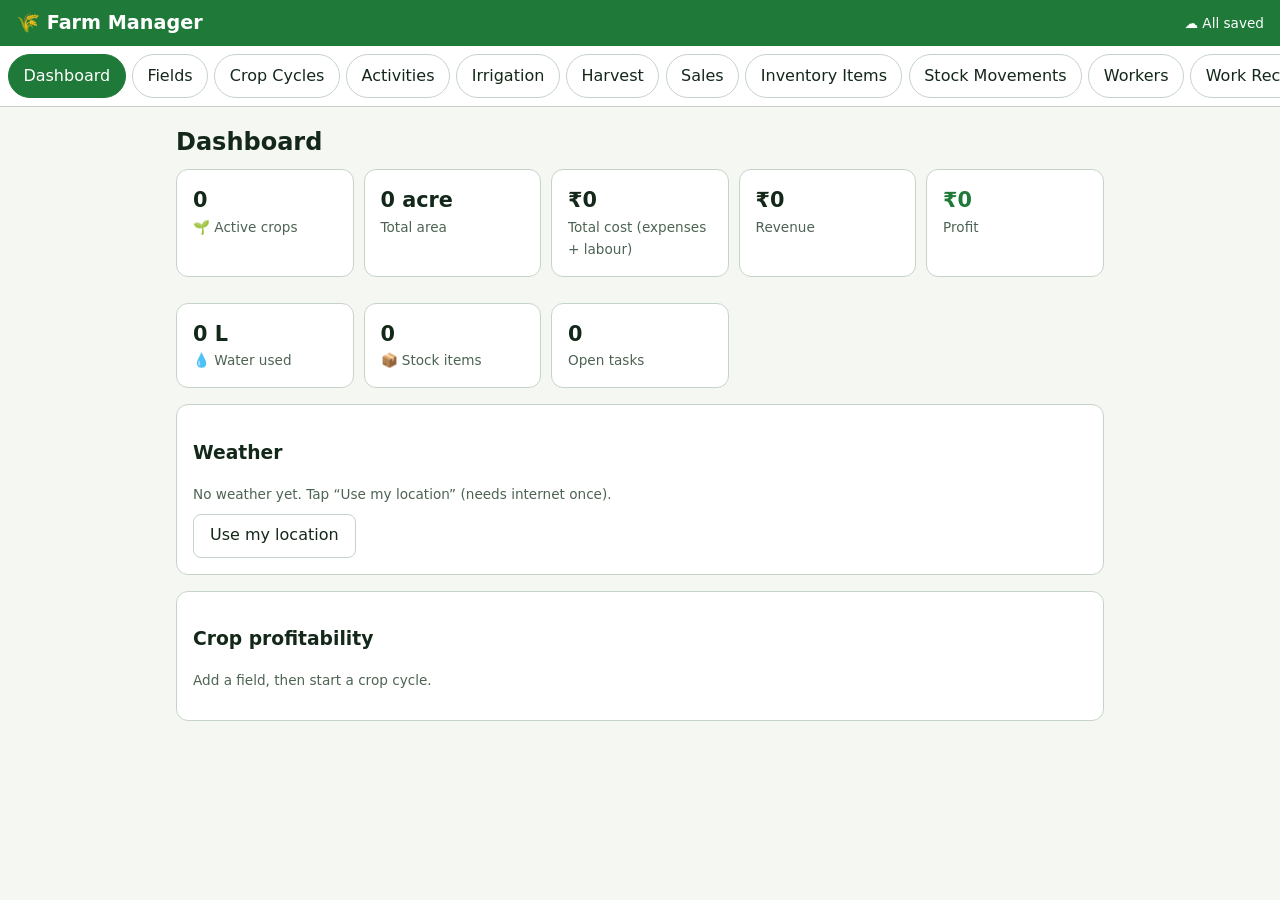
<file: index.html>
<!DOCTYPE html>
<html lang="en">
<head>
<meta charset="utf-8">
<meta name="viewport" content="width=device-width, initial-scale=1">
<title>Farm Management System</title>
<link rel="stylesheet" href="styles.css">
</head>
<body>
<header><h1>🌾 Farm Manager</h1><span id="sync" role="status"></span></header>
<nav id="nav" aria-label="Sections"></nav>
<main id="main"></main>
<div id="toast" role="alert" hidden></div>
<script src="core.js"></script>
<script src="app.js"></script>
</body>
</html>
</file>
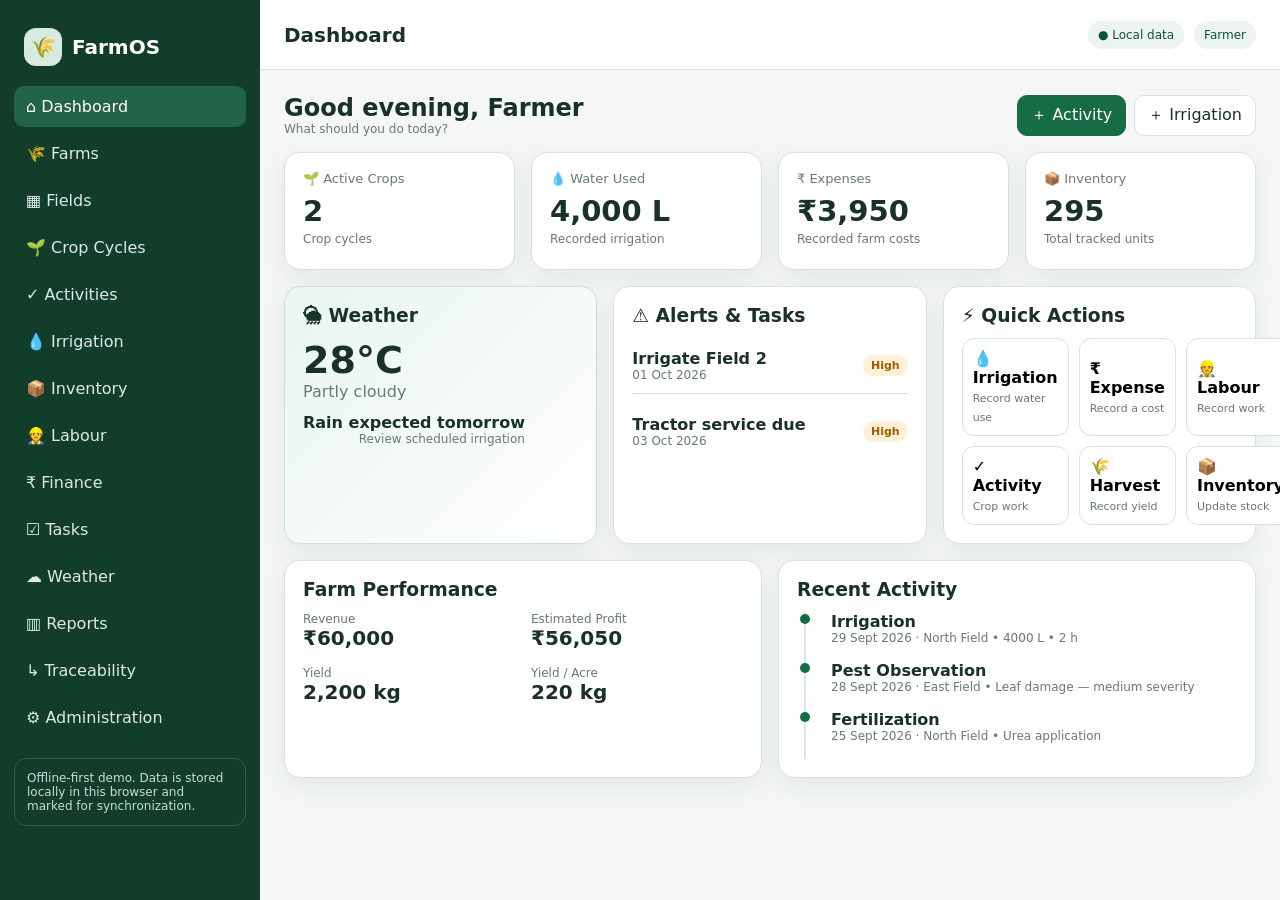
<file: Chat-GPT-farm-management-system.html>
<!DOCTYPE html>
<html lang="en">
<head>
<meta charset="UTF-8">
<meta name="viewport" content="width=device-width, initial-scale=1.0">
<meta name="theme-color" content="#176b45">
<meta name="description" content="Offline-first Farm Management System web application">
<title>Farm Management System</title>
<style>
:root{
  --bg:#f4f7f5;--surface:#fff;--surface-2:#edf4ef;--text:#193127;--muted:#687a71;
  --primary:#176b45;--primary-2:#0f5135;--accent:#d8eadf;--border:#d8e2dc;
  --danger:#b42318;--warning:#a15c00;--shadow:0 8px 24px rgba(25,49,39,.08);--radius:16px
}
*{box-sizing:border-box}html,body{margin:0;padding:0;background:var(--bg);color:var(--text);font-family:Inter,system-ui,-apple-system,BlinkMacSystemFont,"Segoe UI",sans-serif}
button,input,select,textarea{font:inherit}button{cursor:pointer}
.app{min-height:100vh;display:grid;grid-template-columns:260px 1fr}
.sidebar{background:#123d2b;color:#fff;padding:20px 14px;position:sticky;top:0;height:100vh;overflow:auto}
.brand{display:flex;gap:10px;align-items:center;padding:8px 10px 20px;font-weight:800;font-size:20px}
.brand-mark{width:38px;height:38px;border-radius:12px;background:#d8eadf;color:#123d2b;display:grid;place-items:center}
.nav{display:grid;gap:6px}.nav button{border:0;background:transparent;color:#dcece4;text-align:left;padding:11px 12px;border-radius:10px}
.nav button:hover,.nav button.active{background:#236348;color:#fff}
.sidebar-footer{margin-top:20px;padding:12px;border:1px solid #2d604b;border-radius:12px;font-size:12px;color:#c8ddd3}
.main{min-width:0}.topbar{height:70px;background:rgba(255,255,255,.94);backdrop-filter:blur(10px);border-bottom:1px solid var(--border);display:flex;align-items:center;justify-content:space-between;padding:0 24px;position:sticky;top:0;z-index:10}
.topbar h1{font-size:20px;margin:0}.top-actions{display:flex;align-items:center;gap:10px}.sync-pill,.role-pill{padding:7px 10px;border-radius:999px;background:var(--surface-2);font-size:12px;color:var(--primary-2)}
.content{padding:24px;max-width:1500px;margin:auto}.view{display:none}.view.active{display:block}
.grid{display:grid;gap:16px}.grid-2{grid-template-columns:repeat(2,minmax(0,1fr))}.grid-3{grid-template-columns:repeat(3,minmax(0,1fr))}.grid-4{grid-template-columns:repeat(4,minmax(0,1fr))}
.card{background:var(--surface);border:1px solid var(--border);border-radius:var(--radius);box-shadow:var(--shadow);padding:18px}.card h2,.card h3{margin:0 0 12px}.muted{color:var(--muted)}.small{font-size:12px}
.kpi{min-height:118px}.kpi .label{color:var(--muted);font-size:13px}.kpi .value{font-size:29px;font-weight:800;margin:8px 0 4px}.kpi .sub{font-size:12px;color:var(--muted)}
.toolbar{display:flex;gap:10px;align-items:center;justify-content:space-between;margin-bottom:16px;flex-wrap:wrap}
.toolbar-left,.toolbar-right{display:flex;gap:8px;align-items:center;flex-wrap:wrap}
.btn{border:1px solid var(--border);background:#fff;color:var(--text);padding:9px 13px;border-radius:10px}.btn:hover{background:var(--surface-2)}
.btn.primary{background:var(--primary);border-color:var(--primary);color:#fff}.btn.primary:hover{background:var(--primary-2)}
.btn.danger{color:var(--danger);border-color:#efc6c2}
.btn.ghost{background:transparent}
input,select,textarea{width:100%;border:1px solid var(--border);background:#fff;color:var(--text);border-radius:10px;padding:9px 10px;outline:none}
input:focus,select:focus,textarea:focus{border-color:var(--primary);box-shadow:0 0 0 3px rgba(23,107,69,.12)}
.form-grid{display:grid;grid-template-columns:repeat(2,minmax(0,1fr));gap:12px}.field label{display:block;font-size:12px;font-weight:700;margin-bottom:5px;color:var(--muted)}.field.full{grid-column:1/-1}
.table-wrap{overflow:auto}.table{width:100%;border-collapse:collapse;min-width:720px}.table th,.table td{text-align:left;padding:11px 9px;border-bottom:1px solid var(--border);font-size:13px}.table th{color:var(--muted);font-size:12px;text-transform:uppercase;letter-spacing:.03em}.badge{display:inline-flex;padding:4px 8px;border-radius:999px;font-size:11px;font-weight:700;background:var(--surface-2);color:var(--primary-2)}.badge.warn{background:#fff1d9;color:var(--warning)}.badge.danger{background:#fde9e7;color:var(--danger)}
.list{display:grid;gap:10px}.list-item{display:flex;justify-content:space-between;gap:10px;align-items:center;padding:11px 0;border-bottom:1px solid var(--border)}.list-item:last-child{border-bottom:0}
.quick{display:grid;grid-template-columns:repeat(3,1fr);gap:10px}.quick button{min-height:62px;border:1px solid var(--border);background:#fff;border-radius:12px;text-align:left;padding:10px}.quick button strong{display:block}.quick button span{font-size:11px;color:var(--muted)}
.timeline{display:grid;gap:0}.timeline-item{position:relative;padding:0 0 16px 25px;border-left:2px solid var(--accent);margin-left:7px}.timeline-item:before{content:"";position:absolute;left:-6px;top:2px;width:10px;height:10px;border-radius:50%;background:var(--primary)}
.progress{height:9px;background:#e7eeea;border-radius:999px;overflow:hidden}.progress>span{display:block;height:100%;background:var(--primary)}
.empty{padding:30px;text-align:center;color:var(--muted)}
.modal{position:fixed;inset:0;background:rgba(7,28,20,.45);display:none;align-items:center;justify-content:center;padding:16px;z-index:50}.modal.open{display:flex}.modal-box{width:min(680px,100%);max-height:90vh;overflow:auto;background:#fff;border-radius:18px;padding:20px;box-shadow:0 20px 60px rgba(0,0,0,.2)}.modal-head{display:flex;justify-content:space-between;align-items:center;margin-bottom:14px}.modal-head h2{margin:0;font-size:18px}
.toast{position:fixed;right:18px;bottom:18px;z-index:80;background:#173f2d;color:#fff;padding:12px 15px;border-radius:10px;box-shadow:var(--shadow);display:none}.toast.show{display:block}
.chart{width:100%;height:240px}.bar-chart{display:flex;align-items:flex-end;gap:12px;height:190px;padding:12px 4px;border-bottom:1px solid var(--border)}.bar{flex:1;min-width:18px;background:var(--primary);border-radius:6px 6px 0 0;position:relative}.bar span{position:absolute;bottom:-22px;left:50%;transform:translateX(-50%);font-size:10px;color:var(--muted)}.bar em{position:absolute;top:-18px;left:50%;transform:translateX(-50%);font-size:10px;font-style:normal}
.weather{background:linear-gradient(135deg,#e9f5ee,#fff);border-color:#cce1d5}.weather-temp{font-size:38px;font-weight:800}.weather-row{display:flex;justify-content:space-between;gap:12px;flex-wrap:wrap}
.mobile-nav{display:none}
.notice{padding:12px;border-radius:12px;background:#fff8e8;border:1px solid #f0d89f;color:#704900;font-size:13px}
.search{max-width:300px}
@media(max-width:1050px){.app{grid-template-columns:82px 1fr}.brand span,.nav button span,.sidebar-footer{display:none}.brand{justify-content:center}.nav button{text-align:center;font-size:18px}.grid-4{grid-template-columns:repeat(2,1fr)}}
@media(max-width:720px){
  .app{display:block}.sidebar{display:none}.topbar{padding:0 14px;height:62px}.content{padding:14px 14px 82px}.grid-2,.grid-3,.grid-4{grid-template-columns:1fr}.quick{grid-template-columns:repeat(2,1fr)}.form-grid{grid-template-columns:1fr}.mobile-nav{display:grid;grid-template-columns:repeat(5,1fr);position:fixed;bottom:0;left:0;right:0;background:#fff;border-top:1px solid var(--border);z-index:20}.mobile-nav button{border:0;background:#fff;padding:9px 4px;font-size:10px;color:var(--muted)}.mobile-nav button.active{color:var(--primary);font-weight:800}.mobile-nav b{display:block;font-size:17px}.topbar h1{font-size:16px}.sync-pill{display:none}}
@media(prefers-reduced-motion:reduce){*{scroll-behavior:auto!important;transition:none!important}}
</style>
</head>
<body>
<div class="app">
  <aside class="sidebar">
    <div class="brand"><div class="brand-mark">🌾</div><span>FarmOS</span></div>
    <nav class="nav" id="sideNav"></nav>
    <div class="sidebar-footer">Offline-first demo. Data is stored locally in this browser and marked for synchronization.</div>
  </aside>

  <main class="main">
    <header class="topbar">
      <h1 id="pageTitle">Farm Dashboard</h1>
      <div class="top-actions">
        <span class="sync-pill" id="syncStatus">● Local data</span>
        <span class="role-pill">Farmer</span>
      </div>
    </header>

    <section class="content">
      <section id="dashboard" class="view active"></section>
      <section id="farms" class="view"></section>
      <section id="fields" class="view"></section>
      <section id="crops" class="view"></section>
      <section id="activities" class="view"></section>
      <section id="irrigation" class="view"></section>
      <section id="inventory" class="view"></section>
      <section id="labour" class="view"></section>
      <section id="finance" class="view"></section>
      <section id="tasks" class="view"></section>
      <section id="weather" class="view"></section>
      <section id="reports" class="view"></section>
      <section id="traceability" class="view"></section>
      <section id="admin" class="view"></section>
    </section>
  </main>
</div>

<nav class="mobile-nav" id="mobileNav"></nav>
<div class="modal" id="modal"><div class="modal-box"><div class="modal-head"><h2 id="modalTitle"></h2><button class="btn ghost" data-close>✕</button></div><div id="modalBody"></div></div></div>
<div class="toast" id="toast"></div>

<script>
"use strict";

/* Farm Management System
   - No external dependencies
   - Local-first persistence using localStorage
   - Configurable master data
   - Defensive validation and derived KPI calculations
*/

const STORAGE_KEY = "farmos-fms-v1";
const SYNC_KEY = "farmos-sync-v1";

const MODULES = [
  ["dashboard","⌂","Dashboard"],["farms","🌾","Farms"],["fields","▦","Fields"],["crops","🌱","Crop Cycles"],
  ["activities","✓","Activities"],["irrigation","💧","Irrigation"],["inventory","📦","Inventory"],
  ["labour","👷","Labour"],["finance","₹","Finance"],["tasks","☑","Tasks"],["weather","☁","Weather"],
  ["reports","▥","Reports"],["traceability","↳","Traceability"],["admin","⚙","Administration"]
];

const seed = {
  farms:[{id:"farm-001",name:"My Farm",location:"Pune, Maharashtra",area:10,unit:"acre"}],
  fields:[
    {id:"field-001",farmId:"farm-001",name:"North Field",area:3,unit:"acre"},
    {id:"field-002",farmId:"farm-001",name:"East Field",area:4,unit:"acre"},
    {id:"field-003",farmId:"farm-001",name:"Pond Field",area:3,unit:"acre"}
  ],
  crops:[
    {id:"crop-001",fieldId:"field-001",crop:"Rice",variety:"X",season:"Kharif 2026",sowing:"2026-06-15",expectedHarvest:"2026-10-20",stage:"Flowering",status:"Active",area:3},
    {id:"crop-002",fieldId:"field-002",crop:"Tomato",variety:"Hybrid",season:"Kharif 2026",sowing:"2026-07-01",expectedHarvest:"2026-10-15",stage:"Fruit / Grain Development",status:"Active",area:4}
  ],
  activities:[
    {id:"act-001",type:"Fertilization",fieldId:"field-001",cropId:"crop-001",date:"2026-09-25",quantity:50,unit:"kg",cost:1500,notes:"Urea application",syncStatus:"SYNCED"},
    {id:"act-002",type:"Pest Observation",fieldId:"field-002",cropId:"crop-002",date:"2026-09-28",quantity:0,unit:"",cost:0,notes:"Leaf damage — medium severity",syncStatus:"SYNCED"}
  ],
  irrigation:[
    {id:"irr-001",fieldId:"field-001",cropId:"crop-001",date:"2026-09-29",duration:2,volume:4000,method:"Drip",source:"Borewell",cost:350,syncStatus:"SYNCED"}
  ],
  inventory:[
    {id:"inv-001",name:"Urea",category:"Fertilizers",unit:"kg",opening:100,purchases:50,used:30},
    {id:"inv-002",name:"Rice Seed",category:"Seeds",unit:"kg",opening:40,purchases:20,used:10},
    {id:"inv-003",name:"Diesel",category:"Fuel",unit:"L",opening:120,purchases:50,used:45}
  ],
  labour:[
    {id:"lab-001",worker:"Worker A",date:"2026-09-29",fieldId:"field-001",task:"Fertilization",hours:6,rate:100,cost:600}
  ],
  expenses:[
    {id:"exp-001",date:"2026-09-25",fieldId:"field-001",cropId:"crop-001",category:"Fertilizer",amount:1500,vendor:"Local Supplier",notes:"Urea"}
  ],
  harvests:[
    {id:"har-001",date:"2026-09-30",fieldId:"field-001",cropId:"crop-001",quantity:2200,unit:"kg",lot:"H-2026-09"}
  ],
  sales:[{id:"sale-001",date:"2026-09-30",harvestId:"har-001",quantity:2000,price:30,revenue:60000,customer:"Customer A"}],
  tasks:[
    {id:"task-001",title:"Irrigate Field 2",fieldId:"field-002",type:"Irrigation",due:"2026-10-01",priority:"High",status:"Pending",assigned:"Farmer"},
    {id:"task-002",title:"Fertilizer review — Field 4",fieldId:"field-001",type:"Fertilizer",due:"2026-10-02",priority:"Medium",status:"Scheduled",assigned:"Farmer"},
    {id:"task-003",title:"Tractor service due",fieldId:"",type:"Machine Service",due:"2026-10-03",priority:"High",status:"Pending",assigned:"Farmer"}
  ],
  audit:[{id:"audit-001",entity:"Expense",action:"Created",date:"2026-09-30",detail:"EXP-001 ₹1,500"}],
  settings:{language:"English",areaUnit:"acre",currency:"INR"}
};

function clone(x){return JSON.parse(JSON.stringify(x));}
function loadState(){
  try{
    const raw=localStorage.getItem(STORAGE_KEY);
    if(!raw){localStorage.setItem(STORAGE_KEY,JSON.stringify(seed));return clone(seed);}
    const parsed=JSON.parse(raw);
    return Object.assign(clone(seed),parsed);
  }catch(e){console.error(e); return clone(seed);}
}
let state=loadState();

function save(){
  try{localStorage.setItem(STORAGE_KEY,JSON.stringify(state)); updateSync("Local changes saved");}
  catch(e){showToast("Storage error: data could not be saved."); console.error(e);}
}
function uid(prefix){return prefix+"-"+Date.now().toString(36)+"-"+Math.random().toString(36).slice(2,7);}
function esc(v){return String(v??"").replace(/[&<>"']/g,c=>({"&":"&amp;","<":"&lt;",">":"&gt;",'"':"&quot;","'":"&#39;"}[c]));}
function money(n){return new Intl.NumberFormat("en-IN",{style:"currency",currency:"INR",maximumFractionDigits:0}).format(Number(n)||0);}
function num(n){return Number.isFinite(Number(n))?Number(n):0;}
function dateLabel(s){if(!s)return "—"; const d=new Date(s+"T00:00:00"); return Number.isNaN(d.getTime())?s:d.toLocaleDateString("en-IN",{day:"2-digit",month:"short",year:"numeric"});}
function fieldName(id){return state.fields.find(x=>x.id===id)?.name||"—";}
function cropName(id){return state.crops.find(x=>x.id===id)?.crop||"—";}
function totalInventory(item){return num(item.opening)+num(item.purchases)-num(item.used);}
function totals(){
  const revenue=state.sales.reduce((a,x)=>a+num(x.revenue),0);
  const expenses=state.expenses.reduce((a,x)=>a+num(x.amount),0);
  const labour=state.labour.reduce((a,x)=>a+num(x.cost),0);
  const irrigation=state.irrigation.reduce((a,x)=>a+num(x.cost),0);
  const cropActivities=state.activities.reduce((a,x)=>a+num(x.cost),0);
  const harvest=state.harvests.reduce((a,x)=>a+num(x.quantity),0);
  const water=state.irrigation.reduce((a,x)=>a+num(x.volume),0);
  const area=state.fields.reduce((a,x)=>a+num(x.area),0);
  const cost=expenses+labour+irrigation+cropActivities;
  return {revenue,expenses,labour,irrigation,cropActivities,cost,profit:revenue-cost,harvest,water,area};
}
function addAudit(entity,action,detail){
  state.audit.unshift({id:uid("audit"),entity,action,date:new Date().toISOString().slice(0,10),detail});
  state.audit=state.audit.slice(0,100);
}
function updateSync(message){
  const el=document.getElementById("syncStatus");
  if(el) el.textContent="● "+message;
  try{localStorage.setItem(SYNC_KEY,JSON.stringify({at:new Date().toISOString(),status:"PENDING_SYNC"}));}catch(_){}
}
function showToast(msg){
  const t=document.getElementById("toast"); t.textContent=msg;t.classList.add("show");
  clearTimeout(window.__toast);window.__toast=setTimeout(()=>t.classList.remove("show"),2600);
}
function openModal(title,body){document.getElementById("modalTitle").textContent=title;document.getElementById("modalBody").innerHTML=body;document.getElementById("modal").classList.add("open");}
function closeModal(){document.getElementById("modal").classList.remove("open");}
document.getElementById("modal").addEventListener("click",e=>{if(e.target.id==="modal"||e.target.closest("[data-close]"))closeModal();});

function nav(){
  const side=document.getElementById("sideNav"), mobile=document.getElementById("mobileNav");
  side.innerHTML=MODULES.map(([id,ic,label])=>`<button data-nav="${id}"><span>${ic} </span><span>${label}</span></button>`).join("");
  mobile.innerHTML=MODULES.slice(0,5).map(([id,ic,label])=>`<button data-nav="${id}"><b>${ic}</b>${label}</button>`).join("");
  document.querySelectorAll("[data-nav]").forEach(b=>b.addEventListener("click",()=>showView(b.dataset.nav)));
}
function showView(id){
  document.querySelectorAll(".view").forEach(v=>v.classList.toggle("active",v.id===id));
  document.querySelectorAll("[data-nav]").forEach(b=>b.classList.toggle("active",b.dataset.nav===id));
  const mod=MODULES.find(x=>x[0]===id); document.getElementById("pageTitle").textContent=mod?mod[2]:"Farm Dashboard";
  render(id); window.scrollTo({top:0,behavior:"smooth"});
}

function dashboard(){
  const t=totals(), active=state.crops.filter(x=>x.status==="Active").length;
  const pending=state.tasks.filter(x=>!["Completed","Cancelled","Skipped"].includes(x.status)).length;
  const invValue=state.inventory.reduce((a,x)=>a+totalInventory(x),0);
  const alerts=state.tasks.filter(x=>x.priority==="High"&&x.status!=="Completed").slice(0,3);
  const recent=[...state.activities.map(x=>({date:x.date,title:x.type,detail:`${fieldName(x.fieldId)} • ${x.notes||"Activity recorded"}`})),
    ...state.irrigation.map(x=>({date:x.date,title:"Irrigation",detail:`${fieldName(x.fieldId)} • ${x.volume} L • ${x.duration} h`}))
  ].sort((a,b)=>b.date.localeCompare(a.date)).slice(0,6);

  document.getElementById("dashboard").innerHTML=`
    <div class="toolbar"><div><h2 style="margin:0">Good evening, Farmer</h2><div class="muted small">What should you do today?</div></div>
      <div class="toolbar-right"><button class="btn primary" data-action="activity">＋ Activity</button><button class="btn" data-action="irrigation">＋ Irrigation</button></div>
    </div>
    <div class="grid grid-4">
      ${kpi("🌱","Active Crops",active,"Crop cycles")}
      ${kpi("💧","Water Used",t.water.toLocaleString("en-IN")+" L","Recorded irrigation")}
      ${kpi("₹","Expenses",money(t.cost),"Recorded farm costs")}
      ${kpi("📦","Inventory",invValue.toLocaleString("en-IN"),"Total tracked units")}
    </div>
    <div class="grid grid-3" style="margin-top:16px">
      <div class="card weather"><h3>🌦 Weather</h3><div class="weather-row"><div><div class="weather-temp">28°C</div><div class="muted">Partly cloudy</div></div><div style="text-align:right"><strong>Rain expected tomorrow</strong><div class="small muted">Review scheduled irrigation</div></div></div></div>
      <div class="card"><h3>⚠ Alerts & Tasks</h3>${alerts.length?`<div class="list">${alerts.map(x=>`<div class="list-item"><div><strong>${esc(x.title)}</strong><div class="small muted">${dateLabel(x.due)}</div></div><span class="badge warn">${esc(x.priority)}</span></div>`).join("")}</div>`:`<div class="empty">No high-priority alerts.</div>`}</div>
      <div class="card"><h3>⚡ Quick Actions</h3><div class="quick">
        <button data-action="irrigation"><strong>💧 Irrigation</strong><span>Record water use</span></button>
        <button data-action="expense"><strong>₹ Expense</strong><span>Record a cost</span></button>
        <button data-action="labour"><strong>👷 Labour</strong><span>Record work</span></button>
        <button data-action="activity"><strong>✓ Activity</strong><span>Crop work</span></button>
        <button data-action="harvest"><strong>🌾 Harvest</strong><span>Record yield</span></button>
        <button data-action="inventory"><strong>📦 Inventory</strong><span>Update stock</span></button>
      </div></div>
    </div>
    <div class="grid grid-2" style="margin-top:16px">
      <div class="card"><h3>Farm Performance</h3><div class="grid grid-2">
        ${metric("Revenue",money(t.revenue))}${metric("Estimated Profit",money(t.profit))}${metric("Yield",t.harvest.toLocaleString("en-IN")+" kg")}${metric("Yield / Acre",(t.area?t.harvest/t.area:0).toFixed(0)+" kg")}
      </div></div>
      <div class="card"><h3>Recent Activity</h3><div class="timeline">${recent.length?recent.map(x=>`<div class="timeline-item"><strong>${esc(x.title)}</strong><div class="small muted">${dateLabel(x.date)} · ${esc(x.detail)}</div></div>`).join(""):`<div class="empty">No recent activity.</div>`}</div></div>
    </div>`;
  bindActions();
}
function kpi(icon,label,value,sub){return `<div class="card kpi"><div class="label">${icon} ${label}</div><div class="value">${value}</div><div class="sub">${sub}</div></div>`}
function metric(label,value){return `<div><div class="small muted">${label}</div><strong style="font-size:20px">${value}</strong></div>`}

function farms(){
 document.getElementById("farms").innerHTML=`<div class="toolbar"><div><h2>Farms</h2><div class="muted small">Organization → Farm → Fields</div></div><button class="btn primary" data-action="farm">＋ Add Farm</button></div>
 <div class="grid grid-3">${state.farms.map(f=>`<div class="card"><h3>🌾 ${esc(f.name)}</h3><div class="muted">${esc(f.location)}</div><p><strong>${num(f.area)} ${esc(f.unit)}</strong> total area</p><div class="small muted">${state.fields.filter(x=>x.farmId===f.id).length} fields</div><div style="margin-top:12px"><button class="btn" data-delete="farm:${f.id}">Delete</button></div></div>`).join("")||`<div class="card empty">No farms.</div>`}</div>`;
 bindActions();
}
function fields(){
 document.getElementById("fields").innerHTML=`<div class="toolbar"><div><h2>Fields</h2><div class="muted small">Field-level land and crop organization</div></div><button class="btn primary" data-action="field">＋ Add Field</button></div>
 <div class="card table-wrap"><table class="table"><thead><tr><th>Field</th><th>Farm</th><th>Area</th><th>Active Crop</th><th>Water Used</th><th>Actions</th></tr></thead><tbody>${state.fields.map(f=>{const c=state.crops.find(x=>x.fieldId===f.id&&x.status==="Active");const water=state.irrigation.filter(x=>x.fieldId===f.id).reduce((a,x)=>a+num(x.volume),0);return `<tr><td><strong>${esc(f.name)}</strong></td><td>${esc(state.farms.find(x=>x.id===f.farmId)?.name||"—")}</td><td>${num(f.area)} ${esc(f.unit)}</td><td>${c?esc(c.crop):"—"}</td><td>${water.toLocaleString("en-IN")} L</td><td><button class="btn" data-delete="field:${f.id}">Delete</button></td></tr>`}).join("")}</tbody></table></div>`;
 bindActions();
}
function crops(){
 document.getElementById("crops").innerHTML=`<div class="toolbar"><div><h2>Crop Cycles</h2><div class="muted small">Crop + variety + season + lifecycle</div></div><button class="btn primary" data-action="crop">＋ Start Crop Cycle</button></div>
 <div class="grid grid-2">${state.crops.map(c=>{const pct=stagePct(c.stage);return `<div class="card"><div style="display:flex;justify-content:space-between;gap:8px"><div><h3>🌱 ${esc(c.crop)}</h3><div class="muted">${esc(c.variety)} · ${esc(c.season)}</div></div><span class="badge">${esc(c.status)}</span></div><p><strong>${esc(fieldName(c.fieldId))}</strong> · ${num(c.area)} acre</p><div class="small muted">Stage: ${esc(c.stage)}</div><div class="progress" style="margin:7px 0 14px"><span style="width:${pct}%"></span></div><div class="grid grid-3"><div><div class="small muted">Sowing</div><strong>${dateLabel(c.sowing)}</strong></div><div><div class="small muted">Expected harvest</div><strong>${dateLabel(c.expectedHarvest)}</strong></div><div><div class="small muted">Cost</div><strong>${money(cropCost(c.id))}</strong></div></div><div style="margin-top:12px"><button class="btn" data-delete="crop:${c.id}">Delete</button></div></div>`}).join("")||`<div class="card empty">No crop cycles.</div>`}</div>`;
 bindActions();
}
function stagePct(s){return {Seed:8,Germination:18,Seedling:28,"Vegetative Growth":45,Flowering:60,"Fruit / Grain Development":75,Maturity:90,Harvest:100}[s]||50}
function cropCost(id){return state.expenses.filter(x=>x.cropId===id).reduce((a,x)=>a+num(x.amount),0)+state.activities.filter(x=>x.cropId===id).reduce((a,x)=>a+num(x.cost),0)+state.labour.filter(x=>state.crops.find(c=>c.id===id)?.fieldId===x.fieldId).reduce((a,x)=>a+num(x.cost),0)+state.irrigation.filter(x=>x.cropId===id).reduce((a,x)=>a+num(x.cost),0)}

function activities(){
 document.getElementById("activities").innerHTML=`<div class="toolbar"><div><h2>Crop Activities</h2><div class="muted small">Sowing, fertilization, spraying, weeding, observations and more</div></div><button class="btn primary" data-action="activity">＋ Record Activity</button></div>
 <div class="card table-wrap"><table class="table"><thead><tr><th>Date</th><th>Type</th><th>Field</th><th>Crop</th><th>Quantity</th><th>Cost</th><th>Sync</th><th></th></tr></thead><tbody>${state.activities.map(a=>`<tr><td>${dateLabel(a.date)}</td><td>${esc(a.type)}</td><td>${esc(fieldName(a.fieldId))}</td><td>${esc(cropName(a.cropId))}</td><td>${num(a.quantity)} ${esc(a.unit)}</td><td>${money(a.cost)}</td><td><span class="badge">${esc(a.syncStatus||"PENDING_SYNC")}</span></td><td><button class="btn" data-delete="activity:${a.id}">Delete</button></td></tr>`).join("")}</tbody></table></div>`;
 bindActions();
}
function irrigation(){
 document.getElementById("irrigation").innerHTML=`<div class="toolbar"><div><h2>Irrigation & Water</h2><div class="muted small">Track source, method, duration, volume and energy-related costs</div></div><button class="btn primary" data-action="irrigation">＋ Record Irrigation</button></div>
 <div class="grid grid-3"><div class="card kpi">${kpi("💧","Total Water",totals().water.toLocaleString("en-IN")+" L","Recorded events")}</div><div class="card kpi">${kpi("⏱","Hours",state.irrigation.reduce((a,x)=>a+num(x.duration),0).toFixed(1),"Irrigation time")}</div><div class="card kpi">${kpi("₹","Water Cost",money(state.irrigation.reduce((a,x)=>a+num(x.cost),0)),"Recorded irrigation cost")}</div></div>
 <div class="card table-wrap" style="margin-top:16px"><table class="table"><thead><tr><th>Date</th><th>Field</th><th>Crop</th><th>Source</th><th>Method</th><th>Duration</th><th>Volume</th><th>Cost</th><th></th></tr></thead><tbody>${state.irrigation.map(x=>`<tr><td>${dateLabel(x.date)}</td><td>${esc(fieldName(x.fieldId))}</td><td>${esc(cropName(x.cropId))}</td><td>${esc(x.source)}</td><td>${esc(x.method)}</td><td>${num(x.duration)} h</td><td>${num(x.volume).toLocaleString("en-IN")} L</td><td>${money(x.cost)}</td><td><button class="btn" data-delete="irrigation:${x.id}">Delete</button></td></tr>`).join("")}</tbody></table></div>`;
 bindActions();
}
function inventory(){
 document.getElementById("inventory").innerHTML=`<div class="toolbar"><div><h2>Inventory</h2><div class="muted small">Transaction-oriented stock tracking</div></div><button class="btn primary" data-action="inventory">＋ Add / Adjust Stock</button></div>
 <div class="card table-wrap"><table class="table"><thead><tr><th>Item</th><th>Category</th><th>Unit</th><th>Opening</th><th>Purchase</th><th>Used</th><th>Current</th><th>Status</th><th></th></tr></thead><tbody>${state.inventory.map(x=>{const cur=totalInventory(x);return `<tr><td><strong>${esc(x.name)}</strong></td><td>${esc(x.category)}</td><td>${esc(x.unit)}</td><td>${num(x.opening)}</td><td>${num(x.purchases)}</td><td>${num(x.used)}</td><td><strong>${cur}</strong></td><td>${cur<=10?'<span class="badge warn">Reorder</span>':'<span class="badge">Healthy</span>'}</td><td><button class="btn" data-delete="inventory:${x.id}">Delete</button></td></tr>`}).join("")}</tbody></table></div>`;
 bindActions();
}
function labour(){
 document.getElementById("labour").innerHTML=`<div class="toolbar"><div><h2>Labour</h2><div class="muted small">Daily, hourly, task and contract work records</div></div><button class="btn primary" data-action="labour">＋ Record Labour</button></div>
 <div class="card table-wrap"><table class="table"><thead><tr><th>Date</th><th>Worker</th><th>Field</th><th>Task</th><th>Hours</th><th>Rate</th><th>Cost</th><th></th></tr></thead><tbody>${state.labour.map(x=>`<tr><td>${dateLabel(x.date)}</td><td>${esc(x.worker)}</td><td>${esc(fieldName(x.fieldId))}</td><td>${esc(x.task)}</td><td>${num(x.hours)}</td><td>${money(x.rate)}/h</td><td>${money(x.cost)}</td><td><button class="btn" data-delete="labour:${x.id}">Delete</button></td></tr>`).join("")}</tbody></table></div>`;
 bindActions();
}
function finance(){
 const t=totals(); const byCat={};state.expenses.forEach(x=>byCat[x.category]=(byCat[x.category]||0)+num(x.amount));
 document.getElementById("finance").innerHTML=`<div class="toolbar"><div><h2>Finance</h2><div class="muted small">Expenses, revenue and profitability</div></div><div><button class="btn" data-action="expense">＋ Expense</button> <button class="btn primary" data-action="sale">＋ Sale</button></div></div>
 <div class="grid grid-4">${kpi("₹","Revenue",money(t.revenue),"Sales")}${kpi("₹","Total Cost",money(t.cost),"Expenses + labour + irrigation + activity")}${kpi("₹","Profit",money(t.profit),"Revenue − tracked cost")}${kpi("⚖","Profit / Acre",money(t.area?t.profit/t.area:0),"Calculated from current records")}</div>
 <div class="grid grid-2" style="margin-top:16px"><div class="card"><h3>Expense Categories</h3>${Object.keys(byCat).length?Object.entries(byCat).map(([k,v])=>`<div class="list-item"><span>${esc(k)}</span><strong>${money(v)}</strong></div>`).join(""):`<div class="empty">No expenses.</div>`}</div>
 <div class="card"><h3>Recent Sales</h3>${state.sales.length?state.sales.slice(0,8).map(s=>`<div class="list-item"><div><strong>${num(s.quantity)} kg</strong><div class="small muted">${dateLabel(s.date)} · ${esc(s.customer)}</div></div><strong>${money(s.revenue)}</strong></div>`).join(""):`<div class="empty">No sales.</div>`}</div></div>`;
 bindActions();
}
function tasks(){
 document.getElementById("tasks").innerHTML=`<div class="toolbar"><div><h2>Tasks & Reminders</h2><div class="muted small">Operational backbone: pending, scheduled, in progress, completed</div></div><button class="btn primary" data-action="task">＋ Add Task</button></div>
 <div class="grid grid-3">${state.tasks.map(x=>`<div class="card"><div style="display:flex;justify-content:space-between"><strong>${esc(x.title)}</strong><span class="badge ${x.priority==="High"?"warn":""}">${esc(x.priority)}</span></div><p class="small muted">${esc(fieldName(x.fieldId))} · ${esc(x.type)}</p><p>Due <strong>${dateLabel(x.due)}</strong></p><select data-task-status="${x.id}">${["Pending","Scheduled","In Progress","Completed","Skipped","Cancelled"].map(s=>`<option ${s===x.status?"selected":""}>${s}</option>`).join("")}</select><div style="margin-top:10px"><button class="btn" data-delete="task:${x.id}">Delete</button></div></div>`).join("")||`<div class="card empty">No tasks.</div>`}</div>`;
 document.querySelectorAll("[data-task-status]").forEach(s=>s.addEventListener("change",e=>{const x=state.tasks.find(t=>t.id===e.target.dataset.taskStatus);if(x){x.status=e.target.value;addAudit("Task","Updated",`${x.title} → ${x.status}`);save();render("tasks");}}));
 bindActions();
}
function weather(){
 document.getElementById("weather").innerHTML=`<div class="toolbar"><div><h2>Weather</h2><div class="muted small">Weather information is kept separate from agronomic recommendations</div></div></div>
 <div class="grid grid-3"><div class="card weather"><h3>Current</h3><div class="weather-temp">28°C</div><div class="muted">Partly cloudy</div><p>Humidity 68% · Wind 12 km/h</p></div><div class="card"><h3>Tomorrow</h3><div class="weather-temp">27°C</div><p>Rain probability <strong>70%</strong></p><div class="notice">Review scheduled irrigation for possible rain conflict.</div></div><div class="card"><h3>Data status</h3><p>Last successful observation</p><strong>30 Sep 2026 · 18:00</strong><p class="small muted">Demo data — connect a weather adapter/API in production.</p></div></div>
 <div class="card" style="margin-top:16px"><h3>7-day forecast placeholder</h3><div class="bar-chart">${[55,70,45,30,80,60,40].map((v,i)=>`<div class="bar" style="height:${v}%"><em>${v}%</em><span>${["Thu","Fri","Sat","Sun","Mon","Tue","Wed"][i]}</span></div>`).join("")}</div></div>`;
}
function reports(){
 const t=totals();const cropRows=state.crops.map(c=>{const yieldKg=state.harvests.filter(h=>h.cropId===c.id).reduce((a,h)=>a+num(h.quantity),0);const cost=cropCost(c.id);const rev=state.sales.filter(s=>state.harvests.find(h=>h.id===s.harvestId)?.cropId===c.id).reduce((a,s)=>a+num(s.revenue),0);return {c,yieldKg,cost,rev,profit:rev-cost};});
 document.getElementById("reports").innerHTML=`<div class="toolbar"><div><h2>Reports & Analytics</h2><div class="muted small">Production, cost, profitability, water, labour and input-efficiency KPIs</div></div><button class="btn" data-export>Export JSON</button></div>
 <div class="grid grid-4">${kpi("🌾","Total Yield",t.harvest.toLocaleString("en-IN")+" kg","Production")}${kpi("⚖","Yield / Acre",(t.area?t.harvest/t.area:0).toFixed(0)+" kg","Production efficiency")}${kpi("💧","Water / Kg",(t.harvest?t.water/t.harvest:0).toFixed(2)+" L","Water efficiency")}${kpi("👷","Labour Cost",money(t.labour),"Labour")}</div>
 <div class="card table-wrap" style="margin-top:16px"><h3>Crop Dashboard</h3><table class="table"><thead><tr><th>Crop</th><th>Area</th><th>Stage</th><th>Cost</th><th>Yield</th><th>Revenue</th><th>Profit</th></tr></thead><tbody>${cropRows.map(r=>`<tr><td>${esc(r.c.crop)}</td><td>${num(r.c.area)} acre</td><td>${esc(r.c.stage)}</td><td>${money(r.cost)}</td><td>${r.yieldKg.toLocaleString("en-IN")} kg</td><td>${money(r.rev)}</td><td>${money(r.profit)}</td></tr>`).join("")}</tbody></table></div>
 <div class="grid grid-2" style="margin-top:16px"><div class="card"><h3>Cost Composition</h3><div class="bar-chart">${[["Expenses",t.expenses],["Labour",t.labour],["Irrigation",t.irrigation],["Activities",t.cropActivities]].map(([n,v])=>{const max=Math.max(t.cost,1);return `<div class="bar" style="height:${Math.max(6,v/max*100)}%"><em>${money(v)}</em><span>${n}</span></div>`}).join("")}</div></div><div class="card"><h3>Audit Trail</h3><div class="list">${state.audit.slice(0,8).map(a=>`<div class="list-item"><div><strong>${esc(a.entity)} · ${esc(a.action)}</strong><div class="small muted">${esc(a.detail)}</div></div><span class="small">${dateLabel(a.date)}</span></div>`).join("")}</div></div></div>`;
 document.querySelector("[data-export]")?.addEventListener("click",exportData);
}
function traceability(){
 const h=state.harvests[0], c=h?state.crops.find(x=>x.id===h.cropId):null;
 document.getElementById("traceability").innerHTML=`<div class="toolbar"><div><h2>Traceability</h2><div class="muted small">Farm → Field → Crop Cycle → Inputs → Activities → Harvest → Sale</div></div></div>
 <div class="card"><div class="timeline">
 ${["Farm: "+(state.farms[0]?.name||"—"),"Field: "+(h?fieldName(h.fieldId):"—"),"Crop Cycle: "+(c?c.crop+" / "+c.variety:"—"),"Activities: "+state.activities.length+" recorded","Irrigation: "+state.irrigation.length+" events","Harvest Lot: "+(h?.lot||"—"),"Sale: "+(state.sales[0]?money(state.sales[0].revenue):"—"),"Customer: "+(state.sales[0]?.customer||"—")].map((x,i)=>`<div class="timeline-item"><strong>${esc(x)}</strong><div class="small muted">${i===0?"Production origin":"Lifecycle record"}</div></div>`).join("")}</div></div>`;
}
function admin(){
 document.getElementById("admin").innerHTML=`<div class="toolbar"><div><h2>Administration</h2><div class="muted small">Configuration, data lifecycle and local demo controls</div></div></div>
 <div class="grid grid-2"><div class="card"><h3>Configuration</h3><div class="form-grid">
 <div class="field"><label>Language</label><select id="cfgLang"><option>English</option><option>Hindi</option><option>Marathi</option><option>Tamil</option><option>Telugu</option><option>Kannada</option></select></div>
 <div class="field"><label>Area unit</label><select id="cfgUnit"><option>acre</option><option>hectare</option></select></div></div><button class="btn primary" id="saveCfg" style="margin-top:12px">Save Configuration</button></div>
 <div class="card"><h3>Data & Offline</h3><p class="small muted">This standalone web app stores demo records locally. Production deployment should replace local persistence with a secure API + database and an offline synchronization engine.</p>
 <button class="btn" id="resetData">Reset Demo Data</button> <button class="btn" id="syncNow">Simulate Sync</button></div></div>`;
 document.getElementById("cfgLang").value=state.settings.language;document.getElementById("cfgUnit").value=state.settings.areaUnit;
 document.getElementById("saveCfg").onclick=()=>{state.settings.language=document.getElementById("cfgLang").value;state.settings.areaUnit=document.getElementById("cfgUnit").value;save();showToast("Configuration saved.");};
 document.getElementById("resetData").onclick=()=>{if(confirm("Reset all local demo data?")){state=clone(seed);save();showToast("Demo data reset.");renderAll();}};
 document.getElementById("syncNow").onclick=()=>{updateSync("Syncing…");setTimeout(()=>{updateSync("Synced locally");showToast("Sync simulation completed.");},700)};
}

function selectOptions(items,selected=""){return items.map(x=>`<option value="${esc(x.id)}" ${x.id===selected?"selected":""}>${esc(x.name||x.crop||x.title)}</option>`).join("");}
function form(title,fields,submit){
 const html=`<form id="dynamicForm" novalidate><div class="form-grid">${fields.map(f=>`<div class="field ${f.full?"full":""}"><label>${esc(f.label)}${f.required?" *":""}</label>${f.type==="select"?`<select name="${esc(f.name)}" ${f.required?"required":""}>${f.options||""}</select>`:f.type==="textarea"?`<textarea name="${esc(f.name)}" rows="3" ${f.required?"required":""}>${esc(f.value||"")}</textarea>`:`<input name="${esc(f.name)}" type="${f.type||"text"}" value="${esc(f.value||"")}" ${f.min!==undefined?`min="${f.min}"`:""} ${f.step?`step="${f.step}"`:""} ${f.required?"required":""}>`}</div>`).join("")}</div><div style="margin-top:16px;text-align:right"><button class="btn" type="button" data-close>Cancel</button> <button class="btn primary" type="submit">${esc(submit||"Save")}</button></div></form>`;
 openModal(title,html);
 document.getElementById("dynamicForm").addEventListener("submit",e=>{e.preventDefault();const fd=new FormData(e.target);const data=Object.fromEntries(fd.entries());try{validateForm(data,fields);window.__formSubmit(data);closeModal();}catch(err){showToast(err.message);}});
}
function validateForm(data,fields){
 for(const f of fields)if(f.required&&!String(data[f.name]??"").trim())throw new Error(`${f.label} is required.`);
 for(const f of fields)if(["number"].includes(f.type)&&data[f.name]!==""&&Number(data[f.name])<Number(f.min??0))throw new Error(`${f.label} must be at least ${f.min??0}.`);
}
function setSubmit(fn){window.__formSubmit=fn;}

function addFarm(){const fields=[{name:"name",label:"Farm name",required:true},{name:"location",label:"Location",required:true},{name:"area",label:"Area",type:"number",min:0.01,step:"0.01",required:true},{name:"unit",label:"Unit",type:"select",options:"<option>acre</option><option>hectare</option>"}];setSubmit(d=>{const x={id:uid("farm"),...d,area:num(d.area)};state.farms.push(x);addAudit("Farm","Created",x.name);save();render("farms");showToast("Farm added.");});form("Add Farm",fields,"Add Farm");}
function addField(){const fields=[{name:"name",label:"Field name",required:true},{name:"farmId",label:"Farm",type:"select",options:selectOptions(state.farms),required:true},{name:"area",label:"Area",type:"number",min:0.01,step:"0.01",required:true},{name:"unit",label:"Unit",type:"select",options:"<option>acre</option><option>hectare</option>"}];setSubmit(d=>{const x={id:uid("field"),...d,area:num(d.area)};state.fields.push(x);addAudit("Field","Created",x.name);save();render("fields");showToast("Field added.");});form("Add Field",fields,"Add Field");}
function addCrop(){const fields=[{name:"crop",label:"Crop",required:true},{name:"variety",label:"Variety",required:true},{name:"fieldId",label:"Field",type:"select",options:selectOptions(state.fields),required:true},{name:"season",label:"Season",value:"Kharif 2026",required:true},{name:"sowing",label:"Sowing date",type:"date",required:true},{name:"expectedHarvest",label:"Expected harvest",type:"date",required:true},{name:"area",label:"Area",type:"number",min:0.01,step:"0.01",required:true},{name:"stage",label:"Growth stage",type:"select",options:["Seed","Germination","Seedling","Vegetative Growth","Flowering","Fruit / Grain Development","Maturity","Harvest"].map(x=>`<option>${x}</option>`).join("")}];setSubmit(d=>{const x={id:uid("crop"),...d,area:num(d.area),status:"Active"};state.crops.push(x);addAudit("CropCycle","Created",`${x.crop} / ${x.variety}`);save();render("crops");showToast("Crop cycle created.");});form("Start Crop Cycle",fields,"Start Cycle");}
function addActivity(){const fields=[{name:"type",label:"Activity type",type:"select",options:["Sowing","Transplanting","Irrigation","Fertilization","Spraying","Weeding","Pest Observation","Disease Observation","Pruning","Cultivation","Harvest","Other"].map(x=>`<option>${x}</option>`).join("")},{name:"fieldId",label:"Field",type:"select",options:selectOptions(state.fields),required:true},{name:"cropId",label:"Crop cycle",type:"select",options:selectOptions(state.crops.map(x=>({id:x.id,name:`${x.crop} — ${fieldName(x.fieldId)}`}))),required:true},{name:"date",label:"Date",type:"date",value:new Date().toISOString().slice(0,10),required:true},{name:"quantity",label:"Quantity",type:"number",min:0,step:"0.01"},{name:"unit",label:"Unit",value:"kg"},{name:"cost",label:"Cost (₹)",type:"number",min:0,step:"0.01"},{name:"notes",label:"Notes",type:"textarea",full:true}];setSubmit(d=>{const x={id:uid("act"),...d,quantity:num(d.quantity),cost:num(d.cost),syncStatus:"PENDING_SYNC"};state.activities.unshift(x);if(x.cost)addAudit("Activity","Created",`${x.type} ${money(x.cost)}`);save();render("activities");showToast("Activity recorded.");});form("Record Crop Activity",fields,"Save Activity");}
function addIrrigation(){const fields=[{name:"fieldId",label:"Field",type:"select",options:selectOptions(state.fields),required:true},{name:"cropId",label:"Crop cycle",type:"select",options:selectOptions(state.crops.map(x=>({id:x.id,name:`${x.crop} — ${fieldName(x.fieldId)}`})))},{name:"date",label:"Date",type:"date",value:new Date().toISOString().slice(0,10),required:true},{name:"duration",label:"Duration (hours)",type:"number",min:0,step:"0.1",required:true},{name:"volume",label:"Actual volume (L)",type:"number",min:0,step:"1",required:true},{name:"method",label:"Method",type:"select",options:["Flood","Drip","Sprinkler","Furrow","Rain","Other"].map(x=>`<option>${x}</option>`).join("")},{name:"source",label:"Water source",type:"select",options:["Borewell","River","Canal","Reservoir","Rainwater","Farm Pond","Municipal Supply","Other"].map(x=>`<option>${x}</option>`).join("")},{name:"cost",label:"Cost (₹)",type:"number",min:0,step:"0.01"}];setSubmit(d=>{const x={id:uid("irr"),...d,duration:num(d.duration),volume:num(d.volume),cost:num(d.cost),syncStatus:"PENDING_SYNC"};state.irrigation.unshift(x);addAudit("Irrigation","Created",`${x.volume} L — ${fieldName(x.fieldId)}`);save();render("irrigation");showToast("Irrigation recorded.");});form("Record Irrigation",fields,"Save Irrigation");}
function addInventory(){const fields=[{name:"name",label:"Item",required:true},{name:"category",label:"Category",type:"select",options:["Seeds","Fertilizers","Pesticides","Animal Feed","Fuel","Spare Parts","Tools","Harvested Produce","Packaging","Other"].map(x=>`<option>${x}</option>`).join("")},{name:"unit",label:"Unit",value:"kg",required:true},{name:"opening",label:"Opening quantity",type:"number",min:0,step:"0.01"},{name:"purchases",label:"Purchase quantity",type:"number",min:0,step:"0.01"},{name:"used",label:"Consumed quantity",type:"number",min:0,step:"0.01"}];setSubmit(d=>{const x={id:uid("inv"),...d,opening:num(d.opening),purchases:num(d.purchases),used:num(d.used)};if(totalInventory(x)<0)throw new Error("Inventory cannot become negative.");state.inventory.unshift(x);addAudit("Inventory","Created",x.name);save();render("inventory");showToast("Inventory updated.");});form("Add / Adjust Inventory",fields,"Save Stock");}
function addLabour(){const fields=[{name:"worker",label:"Worker",required:true},{name:"date",label:"Date",type:"date",value:new Date().toISOString().slice(0,10),required:true},{name:"fieldId",label:"Field",type:"select",options:selectOptions(state.fields),required:true},{name:"task",label:"Task",required:true},{name:"hours",label:"Hours",type:"number",min:0,step:"0.1",required:true},{name:"rate",label:"Wage rate (₹/hour)",type:"number",min:0,step:"0.01",required:true}];setSubmit(d=>{const x={id:uid("lab"),...d,hours:num(d.hours),rate:num(d.rate),cost:num(d.hours)*num(d.rate)};state.labour.unshift(x);addAudit("Labour","Created",`${x.worker} ${x.hours}h`);save();render("labour");showToast("Labour record saved.");});form("Record Labour",fields,"Save Labour");}
function addExpense(){const fields=[{name:"date",label:"Date",type:"date",value:new Date().toISOString().slice(0,10),required:true},{name:"fieldId",label:"Field",type:"select",options:`<option value="">Farm-wide</option>${selectOptions(state.fields)}`},{name:"cropId",label:"Crop cycle",type:"select",options:`<option value="">Not crop-specific</option>${selectOptions(state.crops.map(x=>({id:x.id,name:`${x.crop} — ${fieldName(x.fieldId)}`})))}`},{name:"category",label:"Category",type:"select",options:["Seeds","Fertilizer","Pesticide","Labour","Machinery","Fuel","Electricity","Water","Irrigation","Transportation","Repairs","Maintenance","Land","Other"].map(x=>`<option>${x}</option>`).join("")},{name:"amount",label:"Amount (₹)",type:"number",min:0,step:"0.01",required:true},{name:"vendor",label:"Vendor"},{name:"notes",label:"Notes",type:"textarea",full:true}];setSubmit(d=>{const x={id:uid("exp"),...d,amount:num(d.amount)};state.expenses.unshift(x);addAudit("Expense","Created",`${money(x.amount)} — ${x.category}`);save();render("finance");showToast("Expense recorded.");});form("Record Expense",fields,"Save Expense");}
function addSale(){const fields=[{name:"date",label:"Date",type:"date",value:new Date().toISOString().slice(0,10),required:true},{name:"harvestId",label:"Harvest lot",type:"select",options:selectOptions(state.harvests.map(x=>({id:x.id,name:`${x.lot} — ${cropName(x.cropId)}`}))),required:true},{name:"quantity",label:"Quantity sold (kg)",type:"number",min:0,step:"0.01",required:true},{name:"price",label:"Price (₹/kg)",type:"number",min:0,step:"0.01",required:true},{name:"customer",label:"Customer",required:true}];setSubmit(d=>{const x={id:uid("sale"),...d,quantity:num(d.quantity),price:num(d.price),revenue:num(d.quantity)*num(d.price)};const h=state.harvests.find(h=>h.id===x.harvestId);if(h&&x.quantity>num(h.quantity))throw new Error("Sale quantity cannot exceed harvest quantity.");state.sales.unshift(x);addAudit("Sale","Created",`${x.quantity} kg — ${money(x.revenue)}`);save();render("finance");showToast("Sale recorded.");});form("Record Sale",fields,"Save Sale");}
function addHarvest(){const fields=[{name:"date",label:"Harvest date",type:"date",value:new Date().toISOString().slice(0,10),required:true},{name:"fieldId",label:"Field",type:"select",options:selectOptions(state.fields),required:true},{name:"cropId",label:"Crop cycle",type:"select",options:selectOptions(state.crops.map(x=>({id:x.id,name:`${x.crop} — ${fieldName(x.fieldId)}`}))),required:true},{name:"quantity",label:"Quantity (kg)",type:"number",min:0,step:"0.01",required:true},{name:"lot",label:"Harvest lot",required:true}];setSubmit(d=>{const x={id:uid("har"),...d,quantity:num(d.quantity)};state.harvests.unshift(x);addAudit("Harvest","Created",`${x.lot} ${x.quantity} kg`);save();showView("reports");showToast("Harvest recorded.");});form("Record Harvest",fields,"Save Harvest");}
function addTask(){const fields=[{name:"title",label:"Task",required:true},{name:"fieldId",label:"Field",type:"select",options:`<option value="">Farm-wide</option>${selectOptions(state.fields)}`},{name:"type",label:"Task type",required:true},{name:"due",label:"Due date",type:"date",required:true},{name:"priority",label:"Priority",type:"select",options:"<option>High</option><option>Medium</option><option>Low</option>"},{name:"assigned",label:"Assigned to",value:"Farmer"}];setSubmit(d=>{const x={id:uid("task"),...d,status:"Pending"};state.tasks.unshift(x);addAudit("Task","Created",x.title);save();render("tasks");showToast("Task created.");});form("Add Task",fields,"Save Task");}

function bindActions(){
 document.querySelectorAll("[data-action]").forEach(b=>b.addEventListener("click",()=>({
  farm:addFarm,field:addField,crop:addCrop,activity:addActivity,irrigation:addIrrigation,inventory:addInventory,
  labour:addLabour,expense:addExpense,sale:addSale,harvest:addHarvest,task:addTask
 }[b.dataset.action]||(()=>{}))()));
 document.querySelectorAll("[data-delete]").forEach(b=>b.addEventListener("click",()=>removeItem(b.dataset.delete)));
}
function removeItem(spec){
 const [type,id]=spec.split(":"); const map={farm:"farms",field:"fields",crop:"crops",activity:"activities",irrigation:"irrigation",inventory:"inventory",labour:"labour",task:"tasks"};
 const arr=state[map[type]];if(!arr)return;
 if(type==="farm"&&state.fields.some(x=>x.farmId===id))return showToast("Delete fields before deleting this farm.");
 if(type==="field"&&state.crops.some(x=>x.fieldId===id))return showToast("Delete crop cycles before deleting this field.");
 if(!confirm("Delete this record?"))return;
 const idx=arr.findIndex(x=>x.id===id);if(idx<0)return;
 const old=arr[idx];arr.splice(idx,1);addAudit(type,"Deleted",old.name||old.title||old.type||old.id);save();render(type==="farm"?"farms":type==="field"?"fields":type==="crop"?"crops":type==="activity"?"activities":type==="irrigation"?"irrigation":type==="inventory"?"inventory":type==="labour"?"labour":"tasks");showToast("Record deleted.");
}
function exportData(){const blob=new Blob([JSON.stringify(state,null,2)],{type:"application/json"});const a=document.createElement("a");a.href=URL.createObjectURL(blob);a.download="farm-management-data.json";a.click();URL.revokeObjectURL(a.href);}
function render(id){({dashboard,farms,fields,crops,activities,irrigation,inventory,labour,finance,tasks,weather,reports,traceability,admin}[id]||dashboard)();}
function renderAll(){MODULES.forEach(x=>render(x[0]));showView("dashboard");}
window.addEventListener("online",()=>updateSync("Online — sync ready"));
window.addEventListener("offline",()=>updateSync("Offline — local mode"));
nav();renderAll();
</script>
</body>
</html>
</file>
<file: styles.css>
:root{--bg:#f4f7f2;--card:#fff;--fg:#14281a;--mut:#4d6353;--pri:#1f7a3a;--err:#b3261e;--warn:#8a5a00;--bd:#c5d3c8}
@media(prefers-color-scheme:dark){:root{--bg:#0f1a12;--card:#18271c;--fg:#eaf3ec;--mut:#a9bfae;--pri:#4cc26f;--err:#ff8a80;--warn:#ffc266;--bd:#2f4534}}
*{box-sizing:border-box}body{margin:0;font:16px/1.4 system-ui,sans-serif;background:var(--bg);color:var(--fg)}
header{display:flex;justify-content:space-between;align-items:center;padding:.6rem 1rem;background:var(--pri);color:#fff}
h1{font-size:1.2rem;margin:0}h2{margin:.2rem 0 .6rem}#sync{font-size:.85rem}
nav{display:flex;gap:.4rem;overflow-x:auto;padding:.5rem;background:var(--card);border-bottom:1px solid var(--bd)}
nav button{flex:none;min-height:44px;padding:0 .9rem;border:1px solid var(--bd);border-radius:22px;background:none;color:var(--fg);font:inherit}
nav button[aria-current=true]{background:var(--pri);color:#fff;border-color:var(--pri)}
main{max-width:960px;margin:auto;padding:1rem}
.card{background:var(--card);border:1px solid var(--bd);border-radius:12px;padding:1rem;margin-bottom:1rem}
.grid{display:grid;grid-template-columns:repeat(auto-fit,minmax(150px,1fr));gap:.6rem}
.stat b{display:block;font-size:1.3rem}.stat span,.mut{color:var(--mut);font-size:.85rem}
label{display:block;margin:.5rem 0 .2rem;font-weight:600}
input,select{width:100%;min-height:44px;padding:.4rem;border:1px solid var(--bd);border-radius:8px;background:var(--bg);color:var(--fg);font:inherit}
button.p,button.d,button.s{min-height:44px;padding:0 1rem;margin:.6rem .4rem 0 0;border-radius:8px;border:0;font:inherit;cursor:pointer}
button.p{background:var(--pri);color:#fff}button.d{background:none;color:var(--err);border:1px solid var(--err);min-height:36px;margin:0}button.s{background:var(--card);color:var(--fg);border:1px solid var(--bd)}
.tw{overflow-x:auto}table{border-collapse:collapse;width:100%}th,td{padding:.4rem .5rem;border-bottom:1px solid var(--bd);text-align:left;white-space:nowrap}
.err{color:var(--err)}.pos{color:var(--pri)}.neg{color:var(--err)}
#toast{position:fixed;left:1rem;right:1rem;bottom:1rem;padding:.8rem 1rem;border-radius:8px;background:var(--fg);color:var(--bg);max-width:600px;margin:auto}
</file>
